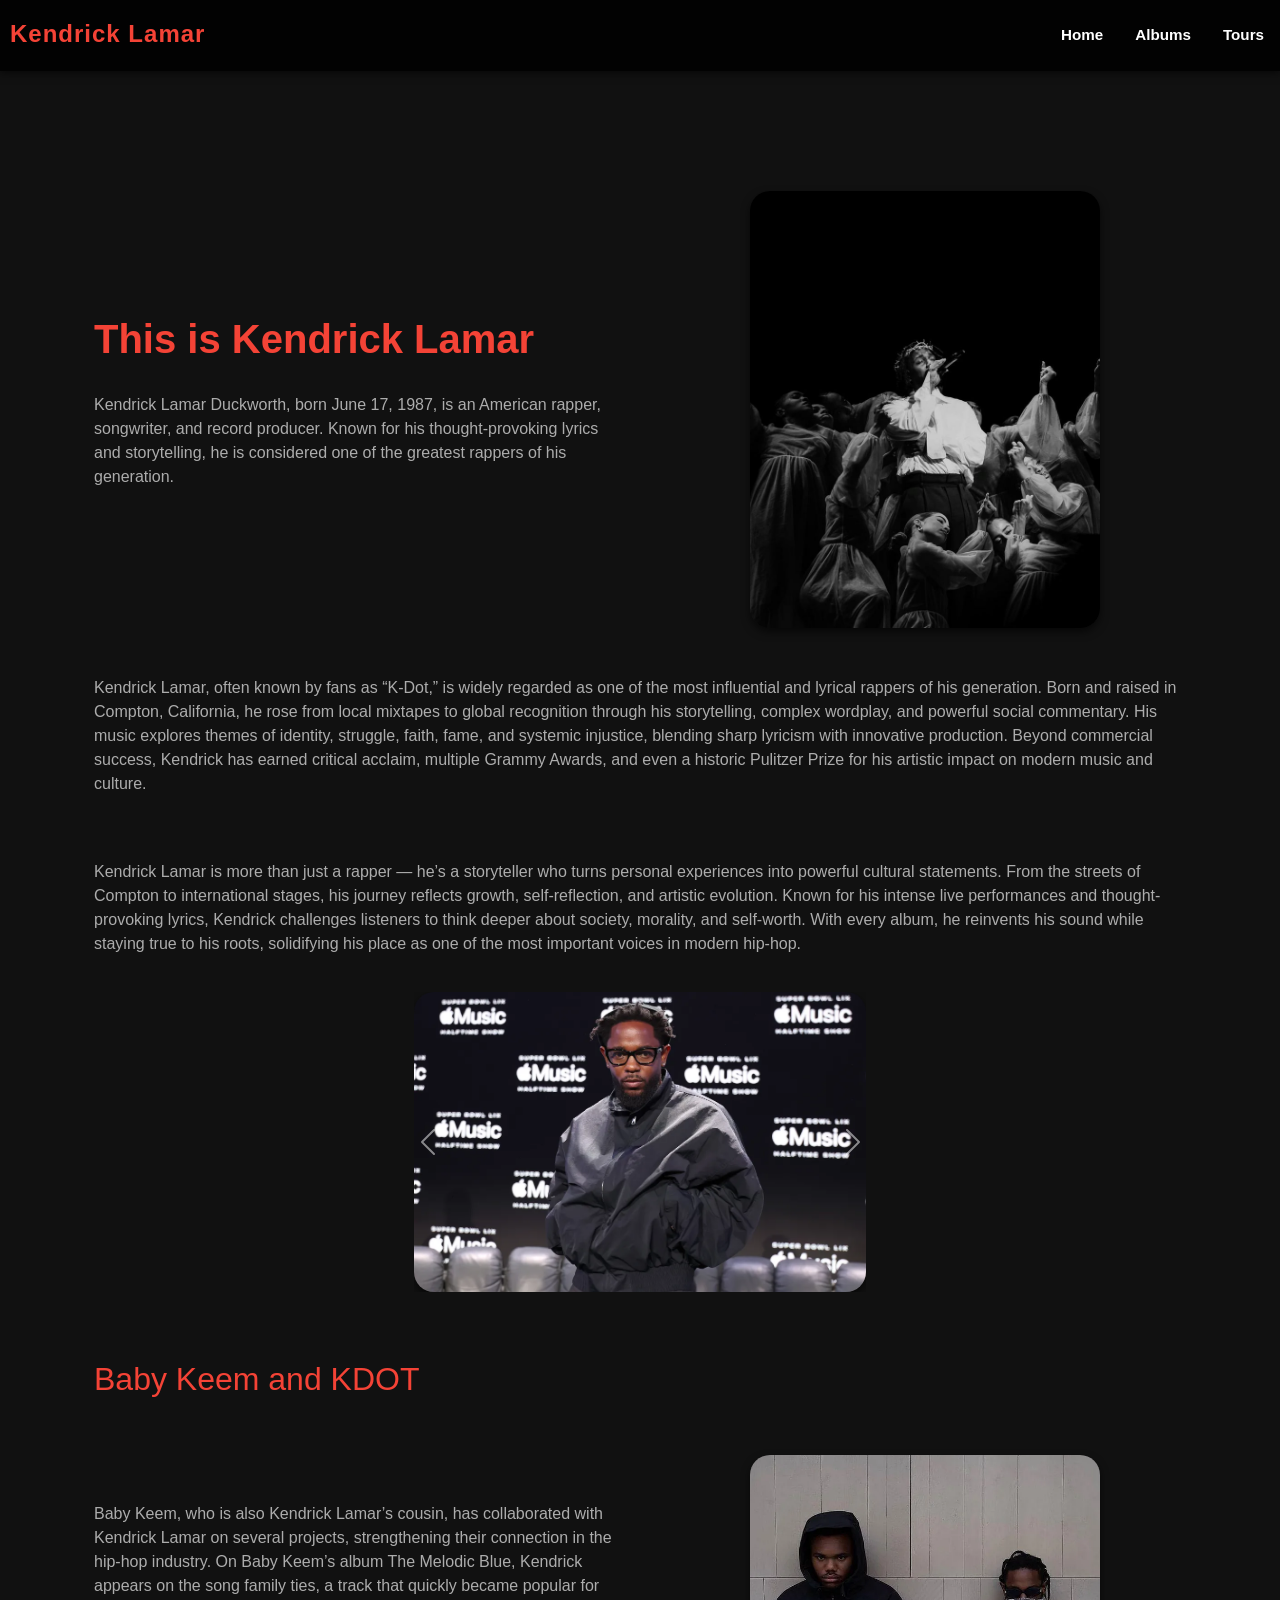
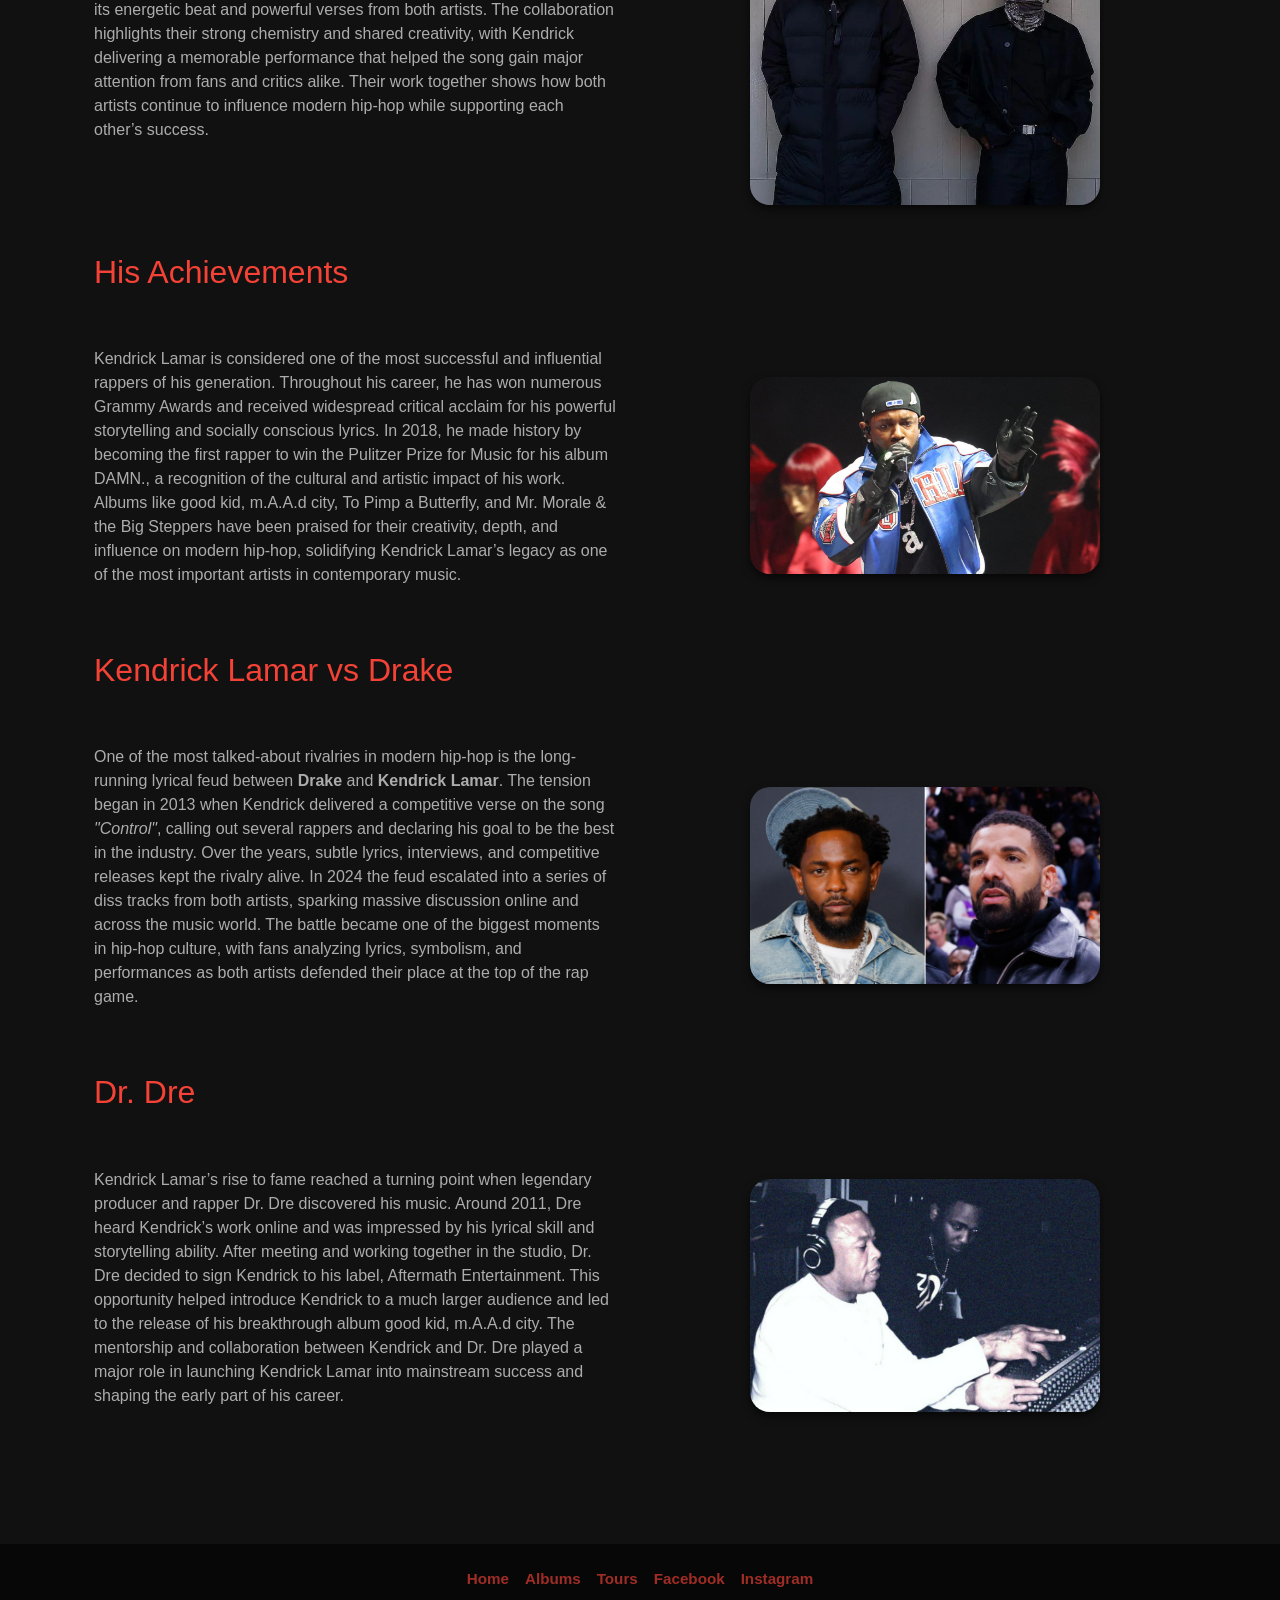
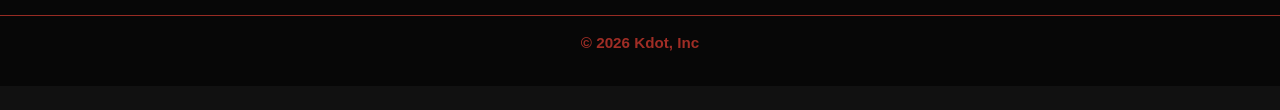
<file: index.html>
<!DOCTYPE html>
<html lang="en">

<head>
    <meta charset="UTF-8">
    <meta name="viewport" content="width=device-width, initial-scale=1.0">
    <link href="https://cdn.jsdelivr.net/npm/bootstrap@5.3.8/dist/css/bootstrap.min.css" rel="stylesheet"
        integrity="sha384-sRIl4kxILFvY47J16cr9ZwB07vP4J8+LH7qKQnuqkuIAvNWLzeN8tE5YBujZqJLB" crossorigin="anonymous">
    <link rel="stylesheet" href="style.css">
    <title>Home</title>
</head>

<body>
    <div class="nav-container">
        <header class="d-flex flex-wrap justify-content-center py-3 mb-4"> <a
                class="align-items-center mb-3 mb-md-0 me-md-auto link-body-emphasis text-decoration-none">
                <span class="logo">Kendrick Lamar</span> </a>
            <ul class="nav nav-pills">
                <li class="nav-item"><a href="index.html" class="nav-link">Home</a></li>
                <li class="nav-item"><a href="albums.html" class="nav-link">Albums</a></li>
                <li class="nav-item"><a href="tours.html" class="nav-link">Tours</a></li>
            </ul>
        </header>
    </div>

    <div class="container col-xxl-8 px-4 py-5">
        <div class="row flex-lg-row-reverse align-items-center g-5 py-5">
            <div class="col-100% col-sm-8 col-lg-6"> <img src="KDOT.png.jfif" class="d-block mx-lg-auto img-fluid"
                    alt="KDOT" width="700" height="500" loading="lazy"> </div>
            <div class="col-lg-6">
                <h1 class="fw-bold" style="text-align: start; margin-bottom: 30px;">This is Kendrick Lamar</h1>
                <p>Kendrick Lamar Duckworth, born June 17, 1987, is an American rapper, songwriter, and record producer.
                    Known
                    for his thought-provoking lyrics and storytelling, he is considered one of the greatest rappers of
                    his
                    generation.</p>
            </div>

            <p>Kendrick Lamar, often known by fans as “K-Dot,” is widely regarded as one of the most influential and
                lyrical
                rappers of his generation. Born and raised in Compton, California, he rose from local mixtapes to global
                recognition through his storytelling, complex wordplay, and powerful social commentary. His music
                explores
                themes of identity, struggle, faith, fame, and systemic injustice, blending sharp lyricism with
                innovative
                production. Beyond commercial success, Kendrick has earned critical acclaim, multiple Grammy Awards, and
                even
                a
                historic Pulitzer Prize for his artistic impact on modern music and culture.</p>
            <br><br>
            <p>Kendrick Lamar is more than just a rapper — he’s a storyteller who turns personal experiences into
                powerful
                cultural statements. From the streets of Compton to international stages, his journey reflects growth,
                self-reflection, and artistic evolution. Known for his intense live performances and thought-provoking
                lyrics,
                Kendrick challenges listeners to think deeper about society, morality, and self-worth. With every album,
                he
                reinvents his sound while staying true to his roots, solidifying his place as one of the most important
                voices
                in
                modern hip-hop.</p>

            <div id="carouselExampleAutoplaying" class="carousel slide" data-bs-ride="carousel">
                <div class="carousel-inner">
                    <div class="carousel-item active">
                        <img src="caro1.webp" class="d-block w-100" alt="Carousel Image 1">
                    </div>
                    <div class="carousel-item">
                        <img src="caro2.jpg" class="d-block w-100" alt="Carousel Image 2">
                    </div>
                    <div class="carousel-item">
                        <img src="caro3.jpg" class="d-block w-100" alt="Carousel Image 3">
                    </div>
                </div>
                <button class="carousel-control-prev" type="button" data-bs-target="#carouselExampleAutoplaying"
                    data-bs-slide="prev">
                    <span class="carousel-control-prev-icon" aria-hidden="true"></span>
                    <span class="visually-hidden">Previous</span>
                </button>
                <button class="carousel-control-next" type="button" data-bs-target="#carouselExampleAutoplaying"
                    data-bs-slide="next">
                    <span class="carousel-control-next-icon" aria-hidden="true"></span>
                    <span class="visually-hidden">Next</span>
                </button>
            </div>

            <h2>Baby Keem and KDOT</h2>

            <div class="col-100% col-sm-8 col-lg-6"> <img src="keem.webp" class="d-block mx-lg-auto img-fluid"
                    alt="KDOT and baby keem" width="700" height="500" loading="lazy"> </div>
            <div class="col-lg-6">
                <p>
                    Baby Keem, who is also Kendrick Lamar’s cousin, has collaborated with Kendrick Lamar on several
                    projects, strengthening their connection in the hip-hop industry. On Baby Keem’s album The Melodic
                    Blue, Kendrick appears on the song family ties, a track that quickly became popular for its
                    energetic beat and powerful verses from both artists. The collaboration highlights their strong
                    chemistry and shared creativity, with Kendrick delivering a memorable performance that helped the
                    song gain major attention from fans and critics alike. Their work together shows how both artists
                    continue to influence modern hip-hop while supporting each other’s success.
                </p>
            </div>

            <h2>His Achievements</h2>

            <div class="col-100% col-sm-8 col-lg-6"> <img src="achiv.jpg" class="d-block mx-lg-auto img-fluid"
                    alt="KDOT" width="700" height="500" loading="lazy"> </div>
            <div class="col-lg-6">
                <p>
                    Kendrick Lamar is considered one of the most successful and influential rappers of his generation.
                    Throughout his career, he has won numerous Grammy Awards and received widespread critical acclaim
                    for his powerful storytelling and socially conscious lyrics. In 2018, he made history by becoming
                    the first rapper to win the Pulitzer Prize for Music for his album DAMN., a recognition of the
                    cultural and artistic impact of his work. Albums like good kid, m.A.A.d city, To Pimp a Butterfly,
                    and Mr. Morale & the Big Steppers have been praised for their creativity, depth, and influence on
                    modern hip-hop, solidifying Kendrick Lamar’s legacy as one of the most important artists in
                    contemporary music.
                </p>
            </div>

            <h2>Kendrick Lamar vs Drake</h2>

            <div class="col-100% col-sm-8 col-lg-6"> <img src="thebeef.jpg" class="d-block mx-lg-auto img-fluid"
                    alt="KDOT and drake" width="700" height="500" loading="lazy"> </div>
            <div class="col-lg-6">
                <p>One of the most talked-about rivalries in modern hip-hop is the long-running
                    lyrical feud between <strong>Drake</strong>
                    and <strong>Kendrick Lamar</strong>. The tension began in
                    2013 when Kendrick delivered a competitive verse on the song
                    <em>"Control"</em>, calling out several rappers and declaring his goal to be
                    the best in the industry. Over the years, subtle lyrics, interviews, and
                    competitive releases kept the rivalry alive. In 2024 the feud escalated into
                    a series of diss tracks from both artists, sparking massive discussion
                    online and across the music world. The battle became one of the biggest
                    moments in hip-hop culture, with fans analyzing lyrics, symbolism, and
                    performances as both artists defended their place at the top of the rap
                    game.
                </p>
            </div>

            <h2>Dr. Dre</h2>

            <div class="col-100% col-sm-8 col-lg-6"> <img src="dre.jpg" class="d-block mx-lg-auto img-fluid"
                    alt="KDOT nd Dr. dre" width="700" height="500" loading="lazy"> </div>
            <div class="col-lg-6">
                <p>
                    Kendrick Lamar’s rise to fame reached a turning point when legendary producer and rapper Dr. Dre
                    discovered his music. Around 2011, Dre heard Kendrick’s work online and was impressed by his lyrical
                    skill and storytelling ability. After meeting and working together in the studio, Dr. Dre decided to
                    sign Kendrick to his label, Aftermath Entertainment. This opportunity helped introduce Kendrick to a
                    much larger audience and led to the release of his breakthrough album good kid, m.A.A.d city. The
                    mentorship and collaboration between Kendrick and Dr. Dre played a major role in launching Kendrick
                    Lamar into mainstream success and shaping the early part of his career.
                </p>
            </div>


        </div>
    </div>

    <footer class="py-3 my-4">
        <ul class="nav justify-content-center border-bottom pb-3 mb-3">
            <li class="nav-item"><a href="index.html" class="nav-link px-2 text-body-secondary">Home</a></li>
            <li class="nav-item"><a href="albums.html" class="nav-link px-2 text-body-secondary">Albums</a></li>
            <li class="nav-item"><a href="tours.html" class="nav-link px-2 text-body-secondary">Tours</a></li>
            <li class="nav-item"><a href="https://www.facebook.com/hottestman.alive46" class="nav-link px-2 text-body-secondary">Facebook</a></li>
            <li class="nav-item"><a href="https://www.instagram.com/_crzy.mf47/" class="nav-link px-2 text-body-secondary">Instagram</a></li>
        </ul>
        <p class="text-center text-body-secondary">© 2026 Kdot, Inc</p>
    </footer>


    <script src="https://cdn.jsdelivr.net/npm/bootstrap@5.3.8/dist/js/bootstrap.bundle.min.js"
        integrity="sha384-FKyoEForCGlyvwx9Hj09JcYn3nv7wiPVlz7YYwJrWVcXK/BmnVDxM+D2scQbITxI"
        crossorigin="anonymous"></script>
</body>

</html>
</file>
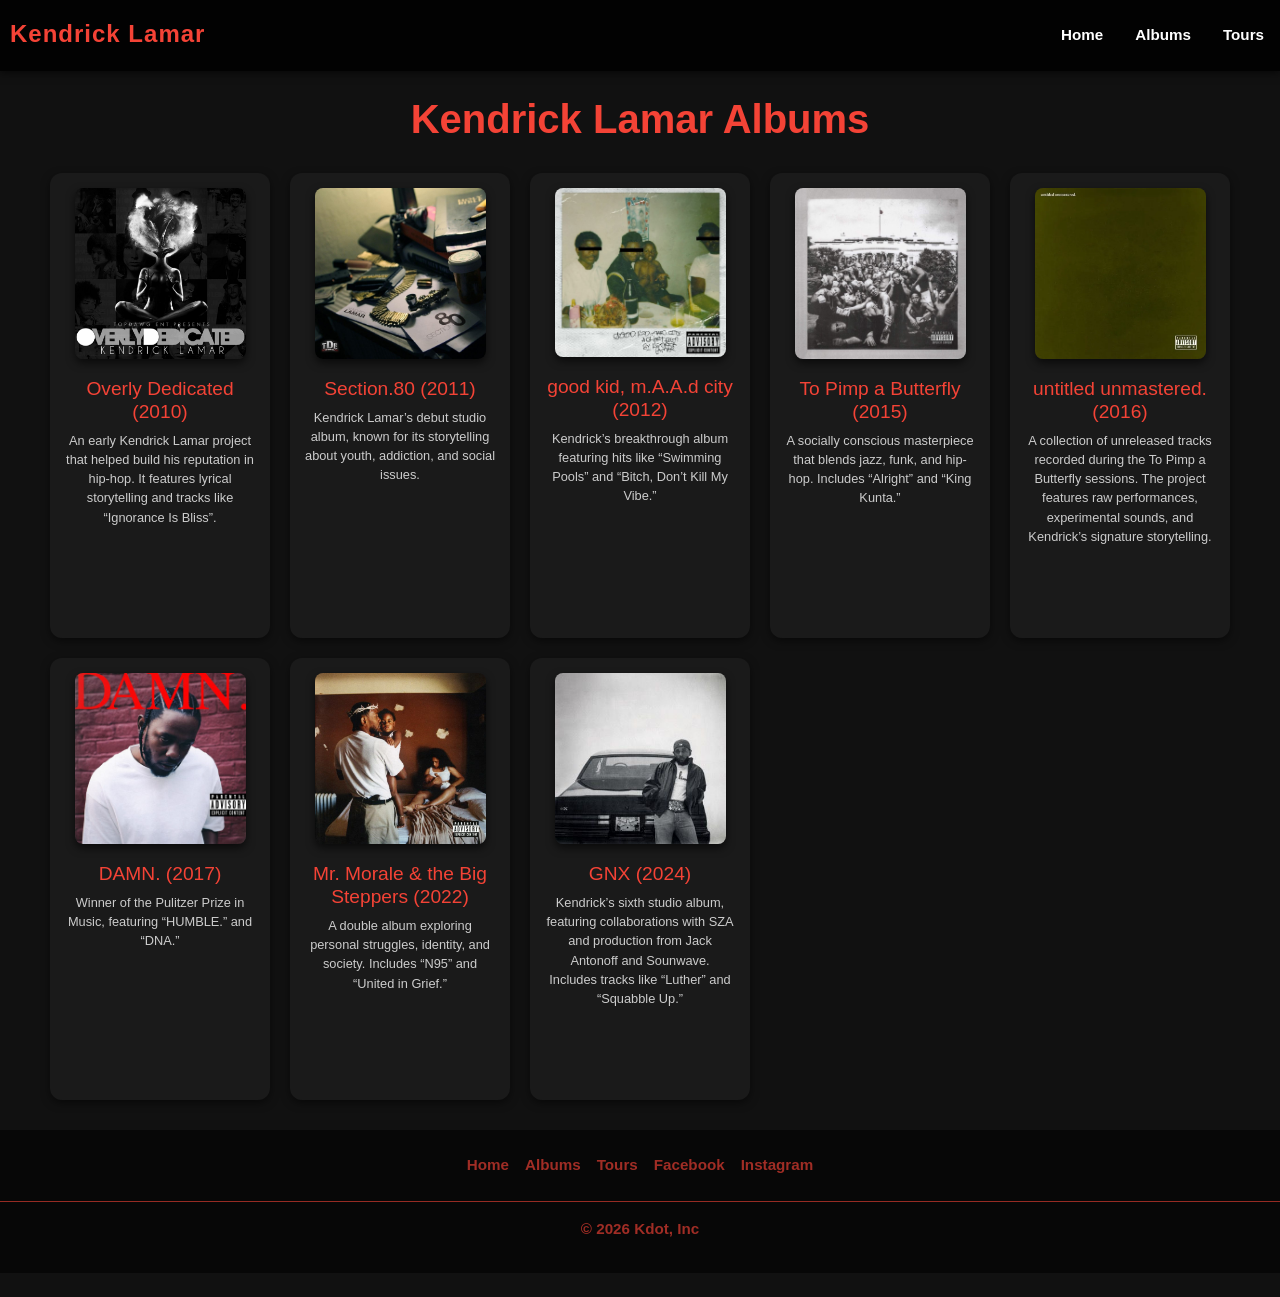
<file: albums.html>
<!DOCTYPE html>
<html lang="en">

<head>
  <meta charset="UTF-8">
  <meta name="viewport" content="width=device-width, initial-scale=1.0">
  <link href="https://cdn.jsdelivr.net/npm/bootstrap@5.3.8/dist/css/bootstrap.min.css" rel="stylesheet"
    integrity="sha384-sRIl4kxILFvY47J16cr9ZwB07vP4J8+LH7qKQnuqkuIAvNWLzeN8tE5YBujZqJLB" crossorigin="anonymous">
  <link rel="stylesheet" href="style.css">
  <title>albums</title>
</head>

<body>
  <div class="nav-container">
    <header class="d-flex flex-wrap justify-content-center py-3 mb-4"> <a
        class="align-items-center mb-3 mb-md-0 me-md-auto link-body-emphasis text-decoration-none">
        <span class="logo">Kendrick Lamar</span> </a>
      <ul class="nav nav-pills">
        <li class="nav-item"><a href="index.html" class="nav-link">Home</a></li>
        <li class="nav-item"><a href="albums.html" class="nav-link">Albums</a></li>
        <li class="nav-item"><a href="tours.html" class="nav-link">Tours</a></li>
      </ul>
    </header>
  </div>

  <h1>Kendrick Lamar Albums</h1>

  <main>

    <div class="album-grid">

      <div class="album">
        <img src="od.jfif" alt="Overly Dedicated">
        <h2>Overly Dedicated (2010)</h2>
        <p>An early Kendrick Lamar project that helped build his reputation in hip-hop. It features lyrical storytelling
          and tracks like “Ignorance Is Bliss”.</p>
        <iframe data-testid="embed-iframe" style="border-radius:12px"
          src="https://open.spotify.com/embed/album/7MoLQ8vckhwBbQqEYQTYQC?utm_source=generator&theme=0" width="100%"
          height="352" frameBorder="0" allowfullscreen=""
          allow="autoplay; clipboard-write; encrypted-media; fullscreen; picture-in-picture" loading="lazy"></iframe>
      </div>

      <div class="album">
        <img src="sec80.jpg" alt="section 80">
        <h2>Section.80 (2011)</h2>
        <p>Kendrick Lamar’s debut studio album, known for its storytelling about youth, addiction, and social issues.</p>
        <iframe data-testid="embed-iframe" style="border-radius:12px"
          src="https://open.spotify.com/embed/album/1bkN9nIkkCnXeG4yitVS1J?utm_source=generator" width="100%"
          height="352" frameBorder="0" allowfullscreen=""
          allow="autoplay; clipboard-write; encrypted-media; fullscreen; picture-in-picture" loading="lazy"></iframe>
      </div>

      <div class="album">
        <img src="goodkid.jfif" alt="good kid, m.A.A.d city">
        <h2>good kid, m.A.A.d city (2012)</h2>
        <p>Kendrick’s breakthrough album featuring hits like “Swimming Pools” and “Bitch, Don’t Kill My Vibe.”</p>
        <iframe data-testid="embed-iframe" style="border-radius:12px"
          src="https://open.spotify.com/embed/track/74tLlkN3rgVzRqQJgPfink?utm_source=generator" width="50%"
          height="152" frameBorder="0" allowfullscreen=""
          allow="autoplay; clipboard-write; encrypted-media; fullscreen; picture-in-picture" loading="lazy"></iframe>
      </div>

      <div class="album">
        <img src="pimpb.jfif" alt="To Pimp a Butterfly">
        <h2>To Pimp a Butterfly (2015)</h2>
        <p>A socially conscious masterpiece that blends jazz, funk, and hip-hop. Includes “Alright” and “King
          Kunta.”
        </p>
        <iframe data-testid="embed-iframe" style="border-radius:12px"
          src="https://open.spotify.com/embed/track/3iVcZ5G6tvkXZkZKlMpIUs?utm_source=generator&theme=0" width="100%"
          height="152" frameBorder="0" allowfullscreen=""
          allow="autoplay; clipboard-write; encrypted-media; fullscreen; picture-in-picture" loading="lazy"></iframe>
      </div>

      <div class="album">
        <img src="uu.webp" alt="untitled unmastered">
        <h2>untitled unmastered. (2016)</h2>
        <p>A collection of unreleased tracks recorded during the To Pimp a Butterfly sessions. The project features raw
          performances, experimental sounds, and Kendrick’s signature storytelling.</p>
        <iframe data-testid="embed-iframe" style="border-radius:12px"
          src="https://open.spotify.com/embed/album/0kL3TYRsSXnu0iJvFO3rud?utm_source=generator" width="100%"
          height="352" frameBorder="0" allowfullscreen=""
          allow="autoplay; clipboard-write; encrypted-media; fullscreen; picture-in-picture" loading="lazy"></iframe>
      </div>

      <div class="album">
        <img src="dam.jfif" alt="DAMN.">
        <h2>DAMN. (2017)</h2>
        <p>Winner of the Pulitzer Prize in Music, featuring “HUMBLE.” and “DNA.”</p>
        <iframe src="https://open.spotify.com/embed/album/4eLPsYPBmXABThSJ821sqY" allow="encrypted-media"></iframe>
      </div>

      <div class="album">
        <img src="morale.jfif" alt="Mr. Morale & the Big Steppers">
        <h2>Mr. Morale & the Big Steppers (2022)</h2>
        <p>A double album exploring personal struggles, identity, and society. Includes “N95” and “United in Grief.”
        </p>
        <iframe src="https://open.spotify.com/embed/album/79ONNoS4M9tfIA1mYLBYVX" allow="encrypted-media"></iframe>
      </div>

      <div class="album">
        <img src="gnx.jfif" alt="GNX album cover">
        <h2>GNX (2024)</h2>
        <p>Kendrick’s sixth studio album, featuring collaborations with SZA and production from Jack Antonoff and
          Sounwave. Includes tracks like “Luther” and “Squabble Up.”</p>
        <iframe data-testid="embed-iframe" style="border-radius:12px"
          src="https://open.spotify.com/embed/album/0hvT3yIEysuuvkK73vgdcW?utm_source=generator" width="100%"
          height="352" frameBorder="0" allowfullscreen=""
          allow="autoplay; clipboard-write; encrypted-media; fullscreen; picture-in-picture" loading="lazy"></iframe>
      </div>
    </div>
  </main>



  <footer class="py-3 my-4">
    <ul class="nav justify-content-center border-bottom pb-3 mb-3">
      <li class="nav-item"><a href="index.html" class="nav-link px-2 text-body-secondary">Home</a></li>
      <li class="nav-item"><a href="albums.html" class="nav-link px-2 text-body-secondary">Albums</a></li>
      <li class="nav-item"><a href="tours.html" class="nav-link px-2 text-body-secondary">Tours</a></li>
      <li class="nav-item"><a href="https://www.facebook.com/hottestman.alive46" class="nav-link px-2 text-body-secondary">Facebook</a></li>
            <li class="nav-item"><a href="https://www.instagram.com/_crzy.mf47/" class="nav-link px-2 text-body-secondary">Instagram</a></li>
    </ul>
    <p class="text-center text-body-secondary">© 2026 Kdot, Inc</p>
  </footer>


  <script src="https://cdn.jsdelivr.net/npm/bootstrap@5.3.8/dist/js/bootstrap.bundle.min.js"
    integrity="sha384-FKyoEForCGlyvwx9Hj09JcYn3nv7wiPVlz7YYwJrWVcXK/BmnVDxM+D2scQbITxI"
    crossorigin="anonymous"></script>
</body>

</html>
</file>
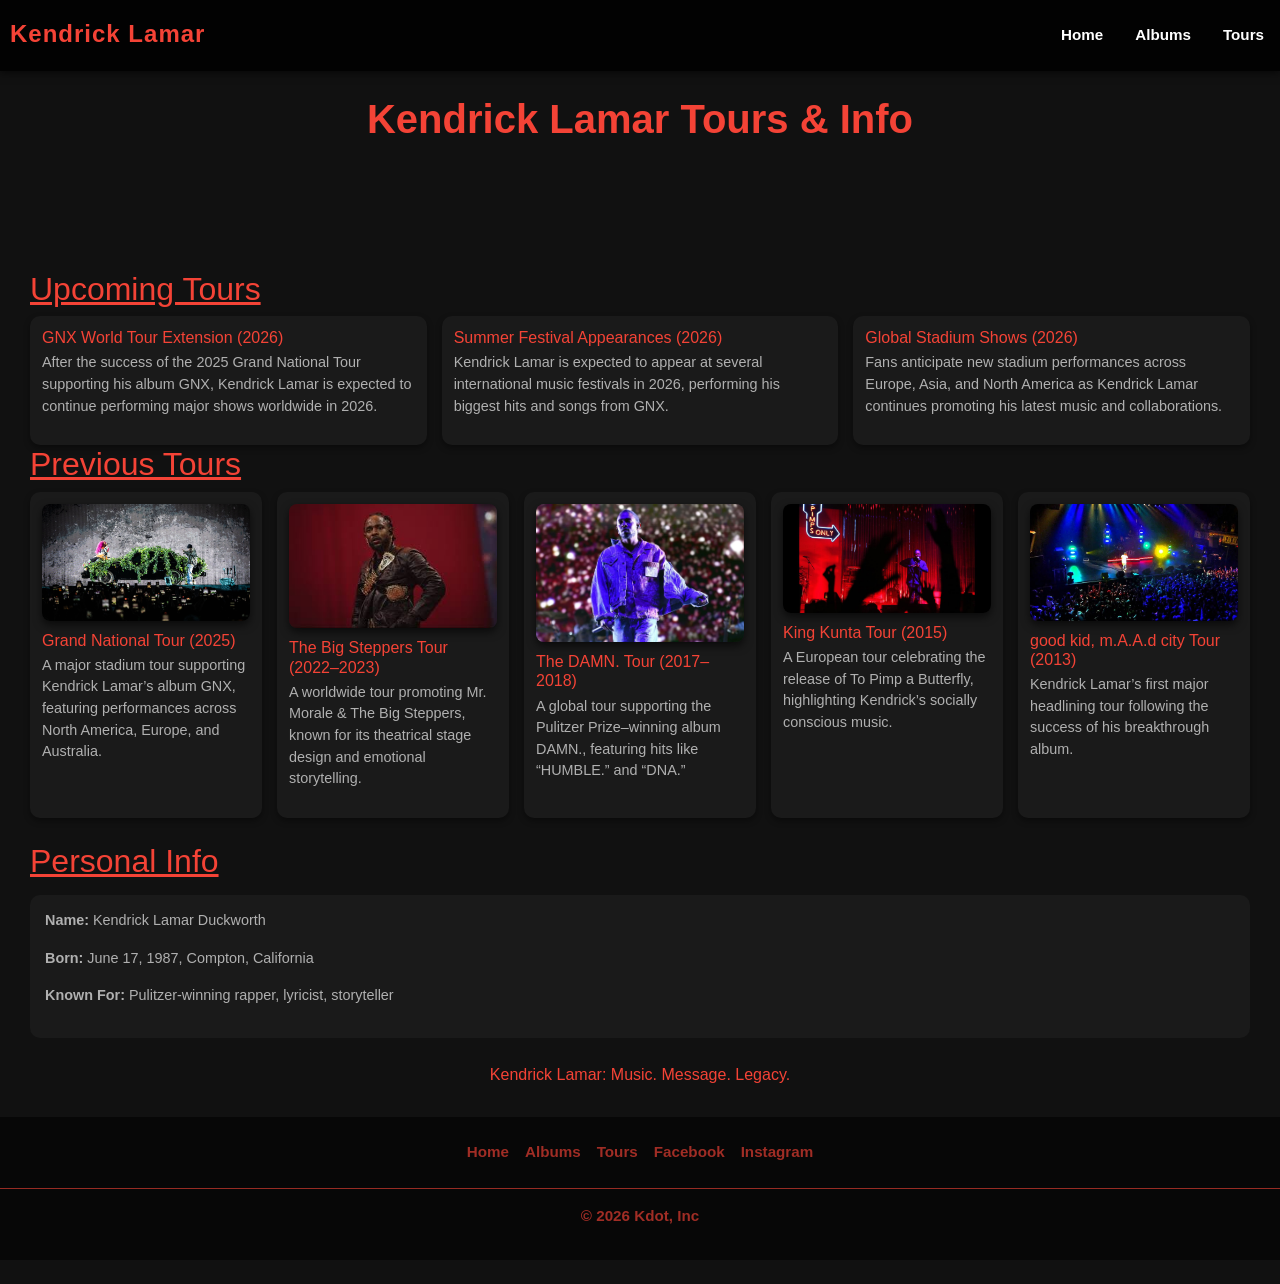
<file: tours.html>
<!DOCTYPE html>
<html lang="en">

<head>
    <meta charset="UTF-8">
    <meta name="viewport" content="width=device-width, initial-scale=1.0">
    <link href="https://cdn.jsdelivr.net/npm/bootstrap@5.3.8/dist/css/bootstrap.min.css" rel="stylesheet"
        integrity="sha384-sRIl4kxILFvY47J16cr9ZwB07vP4J8+LH7qKQnuqkuIAvNWLzeN8tE5YBujZqJLB" crossorigin="anonymous">
    <link rel="stylesheet" href="style.css">
    <title>tours</title>
</head>

<body>
    <div class="nav-container">
        <header class="d-flex flex-wrap justify-content-center py-3 mb-4"> <a
                class="align-items-center mb-3 mb-md-0 me-md-auto link-body-emphasis text-decoration-none">
                <span class="logo">Kendrick Lamar</span> </a>
            <ul class="nav nav-pills">
                <li class="nav-item"><a href="index.html" class="nav-link">Home</a></li>
                <li class="nav-item"><a href="albums.html" class="nav-link">Albums</a></li>
                <li class="nav-item"><a href="tours.html" class="nav-link">Tours</a></li>
            </ul>
        </header>
    </div>

    <div class="forda-tours">
        <h1>Kendrick Lamar Tours & Info</h1>

        <br><br><br>

        <main>

            <h2>Upcoming Tours</h2>
            <div class="tour-list">
                <div class="tour">
                    <h3>GNX World Tour Extension (2026)</h3>
                    <p>After the success of the 2025 Grand National Tour supporting his album GNX, Kendrick Lamar is
                        expected to continue performing major shows worldwide in 2026.</p>
                </div>

                <div class="tour">
                    <h3>Summer Festival Appearances (2026)</h3>
                    <p>Kendrick Lamar is expected to appear at several international music festivals in 2026, performing
                        his biggest hits and songs from GNX.</p>
                </div>

                <div class="tour">
                    <h3>Global Stadium Shows (2026)</h3>
                    <p>Fans anticipate new stadium performances across Europe, Asia, and North America as Kendrick Lamar
                        continues promoting his latest music and collaborations.</p>
                </div>
            </div>

            <h2>Previous Tours</h2>
            <div class="tour-list">
                <div class="tour">
                    <img src="gnt.jpg" alt="grand national tour">
                    <h3>Grand National Tour (2025)</h3>
                    <p>A major stadium tour supporting Kendrick Lamar’s album GNX, featuring performances across North
                        America, Europe, and Australia.</p>
                </div>

                <div class="tour">
                    <img src="bstp.jfif" alt="the big steppers tour">
                    <h3>The Big Steppers Tour (2022–2023)</h3>
                    <p>A worldwide tour promoting Mr. Morale & The Big Steppers, known for its theatrical stage design
                        and emotional storytelling.</p>
                </div>

                <div class="tour">
                    <img src="tdt.webp" alt="the damn tour">
                    <h3>The DAMN. Tour (2017–2018)</h3>
                    <p>A global tour supporting the Pulitzer Prize–winning album DAMN., featuring hits like “HUMBLE.”
                        and “DNA.”</p>
                </div>

                <div class="tour">
                    <img src="kingkuntour.jfif" alt="king kunta tour">
                    <h3>King Kunta Tour (2015)</h3>
                    <p>A European tour celebrating the release of To Pimp a Butterfly, highlighting Kendrick’s socially
                        conscious music.</p>
                </div>

                <div class="tour">
                    <img src="gkmct.jpg" alt="good kid m.a.a.d city tour">
                    <h3>good kid, m.A.A.d city Tour (2013)</h3>
                    <p>Kendrick Lamar’s first major headlining tour following the success of his breakthrough album.</p>
                </div>
            </div>

            <br>
            <h2>Personal Info</h2>
            <div class="info">
                <p><strong>Name:</strong> Kendrick Lamar Duckworth</p>
                <p><strong>Born:</strong> June 17, 1987, Compton, California</p>
                <p><strong>Known For:</strong> Pulitzer-winning rapper, lyricist, storyteller</p>
            </div>

            <div class="end">
                Kendrick Lamar: Music. Message. Legacy.
            </div>
        </main>
    </div>

    <footer class="py-3 my-4">
        <ul class="nav justify-content-center border-bottom pb-3 mb-3">
            <li class="nav-item"><a href="index.html" class="nav-link px-2 text-body-secondary">Home</a></li>
            <li class="nav-item"><a href="albums.html" class="nav-link px-2 text-body-secondary">Albums</a></li>
            <li class="nav-item"><a href="tours.html" class="nav-link px-2 text-body-secondary">Tours</a></li>
            <li class="nav-item"><a href="https://www.facebook.com/hottestman.alive46" class="nav-link px-2 text-body-secondary">Facebook</a></li>
            <li class="nav-item"><a href="https://www.instagram.com/_crzy.mf47/" class="nav-link px-2 text-body-secondary">Instagram</a></li>
        </ul>
        <p class="text-center text-body-secondary">© 2026 Kdot, Inc</p>
    </footer>


    <script src="https://cdn.jsdelivr.net/npm/bootstrap@5.3.8/dist/js/bootstrap.bundle.min.js"
        integrity="sha384-FKyoEForCGlyvwx9Hj09JcYn3nv7wiPVlz7YYwJrWVcXK/BmnVDxM+D2scQbITxI"
        crossorigin="anonymous"></script>
</body>

</html>
</file>
<file: style.css>
body {
  font-family: "Poppins", Arial, sans-serif;
  background-color: #111;
  color: #fff;
}

footer {
  margin: 0;
  text-emphasis-color: #f44336;
  background-color: #00000096;
  padding-bottom: 20px;
}

footer .border-bottom {
  border-color: #f443369a !important;
}

footer .text-body-secondary {
  color: #f44336a5 !important;
  text-decoration: none;
  font-weight: 600;
  font-size: 0.95rem;
  transition: color 0.3s, transform 0.2s;
}

footer .text-body-secondary:hover {
  color: #f44336;
  transform: translateY(-2px);
}

.nav-container {
  margin: 0;
}

.nav-item a:hover {
  color: #f44336;
  transform: translateY(-2px);
}

header {
  background: rgba(0, 0, 0, 0.85);
  backdrop-filter: blur(6px);
  box-shadow: 0 2px 8px rgba(0, 0, 0, 0.6);
}

.logo {
  font-size: 1.5rem;
  font-weight: bold;
  color: #f44336;
  letter-spacing: 1px;
  padding-left: 10px;
}

.nav-links {
  display: flex;
  gap: 30px;
}

.nav-item a {
  color: white;
  text-decoration: none;
  font-weight: 600;
  font-size: 0.95rem;
  transition: color 0.3s, transform 0.2s;
}

.nav-links a:hover {
  color: #f44336;
  transform: translateY(-2px);
}

.text {
  max-width: 520px;
  color: #ffffffc0;
}

p {
  color: rgba(255, 255, 255, 0.653);
}

h1 {
  text-align: center;
  font-size: 2.5rem;
  color: #f44336;
  margin-bottom: 25px;
  font-weight: bold;
}

img {
  width: 350px;
  border-radius: 20px;
  box-shadow: 0 4px 8px rgba(0, 0, 0, 0.6);
}

main {
  margin: 30px;
}


.album-grid {
  display: grid;
  grid-template-columns: repeat(auto-fit, minmax(220px, 1fr));
  gap: 20px;
  margin: 20px;
}

.album {
  background: #1a1a1a;
  padding: 15px;
  border-radius: 12px;
  box-shadow: 0 3px 8px rgba(0, 0, 0, 0.5);
  text-align: center;
}

.album img {
  max-width: 90%;
  border-radius: 8px;
  margin-bottom: 10px;
}

.album h2 {
  margin: 8px 0;
  font-size: 1.2rem;
  color: #f44336;
}

.album p {
  font-size: 0.8rem;
  color: #ccc;
  margin-bottom: 10px;
}

iframe {
  border-radius: 10px;
  width: 100%;
  height: 60px;
}

section>div {
  background: #1a1a1a;
  padding: 2px;
  border-radius: 12px;
  border: 2px solid #f44336;
  box-shadow: 0 3px 8px rgba(0, 0, 0, 0.5);

}

.tour-list {
  display: grid;
  grid-template-columns: repeat(auto-fit, minmax(200px, 1fr));
  gap: 15px;
}

.tour {
  background: #1a1a1a;
  padding: 12px;
  border-radius: 10px;
  font-size: 0.85rem;
  box-shadow: 0 3px 6px rgba(0, 0, 0, 0.4);
}

.tour h3 {
  margin: 0 0 5px;
  font-size: 1rem;
  color: #f44336;
}

.info {
  background: #1a1a1a;
  padding: 15px;
  border-radius: 10px;
  margin-top: 15px;
  font-size: 0.9rem;
}

.forda-tours p {
  font-size: 0.9rem;
}

.forda-tours h2 {
  text-decoration: underline;
}

.forda-tours>h3,
h4,
h2 {
  color: #f44336;

}

.end {
  text-align: center;
  margin-top: 25px;
  font-size: 1rem;
  color: #f44336;

}

.tour-list .tour img {
  width: 100%;
  height: auto;
  margin-bottom: 10px;
  border-radius: 8px;
}

#carouselExampleAutoplaying {
  max-width: 500px;
  margin: 20px auto;
}

#carouselExampleAutoplaying img {
  max-height: 300px;
  object-fit: cover;

}
</file>
